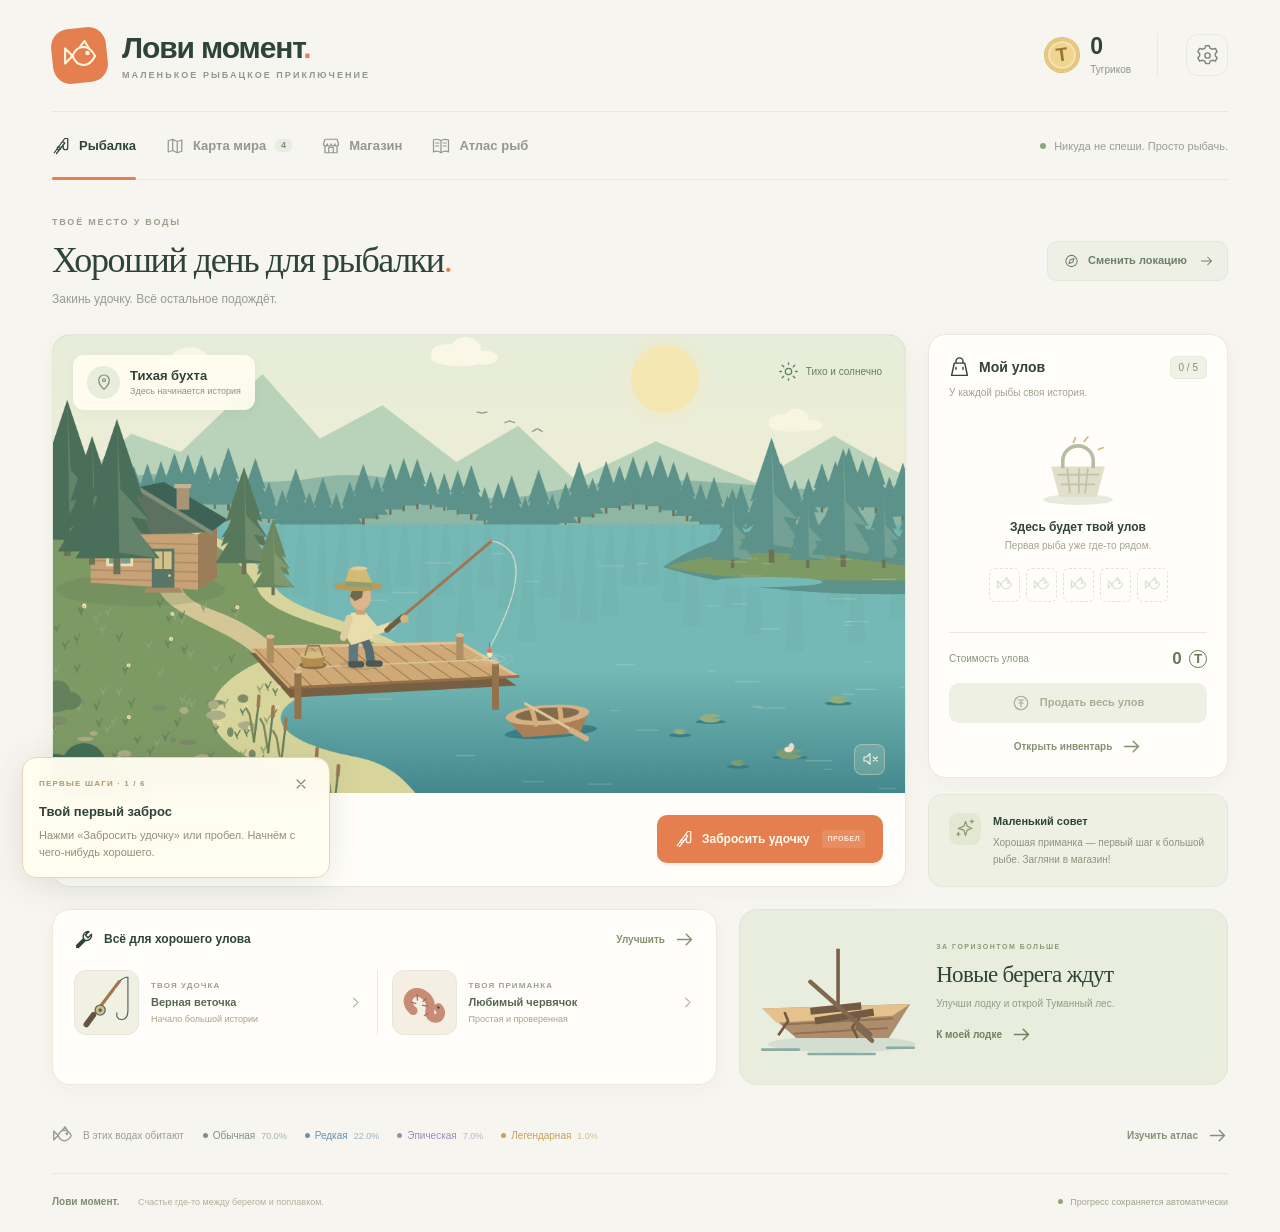
<file: Fish/index.html>
<!DOCTYPE html>
<html lang="ru">
<head>
  <meta charset="UTF-8">
  <meta name="viewport" content="width=device-width, initial-scale=1, viewport-fit=cover">
  <meta name="theme-color" content="#f6f5ef">
  <meta name="description" content="Лови момент — уютная рыбалка. Открывай новые берега, собирай редкую рыбу и отправляйся навстречу приключениям.">
  <title>Лови момент — маленькое рыбацкое приключение</title>
  <link rel="icon" href="assets/favicon.svg" type="image/svg+xml">
  <link rel="stylesheet" href="styles.css">
</head>
<body>
  <div class="app">
    <header class="header">
      <a class="brand" href="#" aria-label="Лови момент — на главную" data-action="home">
        <span class="brand-mark" data-icon="fish"></span>
        <span><strong>Лови момент<span class="brand-dot">.</span></strong><small>МАЛЕНЬКОЕ РЫБАЦКОЕ ПРИКЛЮЧЕНИЕ</small></span>
      </a>
      <div class="header-actions">
        <div class="wallet" aria-label="Баланс"><span class="coin">Т</span><div><b id="balance">0</b><small>Тугриков</small></div></div>
        <button class="icon-button" data-action="settings" aria-label="Настройки" data-icon="settings"></button>
      </div>
    </header>
    <nav class="navigation" aria-label="Главное меню">
      <div class="nav-links">
        <button class="nav-item active" data-action="home"><span data-icon="rod"></span>Рыбалка</button>
        <button class="nav-item" data-action="map"><span data-icon="map"></span>Карта мира<span class="tiny-label">4</span></button>
        <button class="nav-item" data-action="shop"><span data-icon="shop"></span>Магазин</button>
        <button class="nav-item" data-action="atlas"><span data-icon="book"></span>Атлас рыб</button>
      </div>
      <span class="nav-note"><span class="online-dot"></span>Никуда не спеши. Просто рыбачь.</span>
    </nav>
    <main>
      <section class="page-heading"><div><div class="eyebrow">ТВОЁ МЕСТО У ВОДЫ</div><h1>Хороший день для рыбалки<span>.</span></h1><p>Закинь удочку. Всё остальное подождёт.</p></div><button class="button subtle heading-map" data-action="map"><span data-icon="compass"></span>Сменить локацию<span data-icon="arrow"></span></button></section>
      <div class="game-grid">
        <section class="fishing-card" aria-label="Место рыбалки">
          <div class="scene-wrap">
            <canvas id="scene" width="1200" height="720" aria-label="Рисованный пейзаж: рыбак на берегу озера"></canvas>
            <div id="canvas-fallback" hidden>В вашем браузере недоступен Canvas. Попробуйте современный браузер.</div>
            <div class="location-badge"><span class="location-icon" data-icon="pin"></span><div><strong id="location-name">Тихая бухта</strong><small id="location-subtitle">Здесь начинается история</small></div></div>
            <div class="weather-badge"><span data-icon="sun"></span><span id="weather">Тихо и солнечно</span></div>
            <button class="scene-sound" data-action="sound" aria-label="Включить звук" id="sound-toggle"></button>
            <div class="scene-caption"><span class="live-dot"></span><span id="scene-caption">Тихая вода. Большие возможности.</span></div>
            <div class="bite-callout" id="bite-callout" hidden>Поклёвка! Подсекай!</div>
            <div class="pause-shade" id="pause-shade" hidden><span data-icon="pause"></span>Рыбалка на паузе</div>
          </div>
          <div class="fishing-controls">
            <div class="fishing-status"><span class="status-orb" id="status-orb" data-icon="float"></span><div><strong id="fishing-status">Вода ждёт тебя</strong><small id="fishing-hint">Забрось удочку, чтобы поймать первую рыбу</small></div></div>
            <button class="button primary cast-button" id="cast-button" data-action="cast"><span data-icon="rod"></span><span id="cast-label">Забросить удочку</span><kbd>ПРОБЕЛ</kbd></button>
            <div class="fishing-progress" id="fishing-progress" role="progressbar" aria-label="Ожидание поклёвки" aria-valuemin="0" aria-valuemax="100" aria-valuenow="0"><span></span></div>
          </div>
        </section>
        <aside class="sidebar">
          <section class="panel inventory-panel">
            <div class="panel-heading"><h2><span data-icon="bag"></span>Мой улов</h2><span class="capacity" id="capacity-label">0 / 5</span></div>
            <p class="panel-intro">У каждой рыбы своя история.</p>
            <div class="inventory-slots" id="inventory-preview"></div>
            <div class="inventory-summary"><span>Стоимость улова</span><strong><span id="inventory-value">0</span> <span class="text-coin">Т</span></strong></div>
            <button class="button primary sell-preview" id="sell-preview" data-action="sell-all"><span data-icon="coin"></span>Продать весь улов</button>
            <button class="text-button" data-action="inventory">Открыть инвентарь<span data-icon="arrow"></span></button>
          </section>
          <section class="tip-card"><span class="tip-icon" data-icon="sparkles"></span><div><h3>Маленький совет</h3><p id="tip-text">Хорошая приманка — первый шаг к большой рыбе. Загляни в магазин!</p></div></section>
        </aside>
      </div>
      <div class="bottom-grid">
        <section class="panel equipment-panel"><div class="panel-heading"><h2><span data-icon="tools"></span>Всё для хорошего улова</h2><button class="text-button" data-action="shop">Улучшить<span data-icon="arrow"></span></button></div><div id="equipment-list" class="equipment-list"></div></section>
        <section class="journey-card" id="journey-card"><div class="journey-illustration" id="boat-illustration"></div><div class="journey-text"><div class="eyebrow">ЗА ГОРИЗОНТОМ БОЛЬШЕ</div><h2 id="journey-title">Новые берега ждут</h2><p id="journey-description">Почини лодку и открой Туманный лес.</p><button class="text-button" data-action="boat">К моей лодке<span data-icon="arrow"></span></button></div></section>
      </div>
      <section class="discovery-strip"><span data-icon="fish"></span><span>В этих водах обитают</span><div id="local-rarities"></div><button class="text-button" data-action="atlas">Изучить атлас<span data-icon="arrow"></span></button></section>
    </main>
    <footer><span>Лови момент<span class="brand-dot">.</span> <span class="footer-note">Счастье где-то между берегом и поплавком.</span></span><span id="save-indicator"><span class="online-dot"></span>Прогресс сохраняется автоматически</span></footer>
  </div>
  <div class="tutorial" id="tutorial" hidden><div class="tutorial-top"><span class="eyebrow" id="tutorial-counter">ПЕРВЫЕ ШАГИ · 1 / 6</span><button class="icon-button small" data-action="skip-tutorial" aria-label="Пропустить обучение" data-icon="close"></button></div><strong id="tutorial-title"></strong><p id="tutorial-text"></p></div>
  <div class="toasts" id="toasts" aria-live="polite" aria-atomic="false"></div>
  <dialog id="modal" aria-labelledby="modal-title"><div class="modal-header"><div><div class="eyebrow" id="modal-eyebrow"></div><h2 id="modal-title"></h2></div><button class="icon-button" data-action="close" aria-label="Закрыть" data-icon="close"></button></div><div id="modal-body" class="modal-body"></div><div id="modal-toasts" class="modal-toasts" aria-live="polite"></div></dialog>
  <noscript><div class="noscript">Чтобы отправиться на рыбалку, включите JavaScript в браузере.</div></noscript>
  <script src="src/config.js"></script>
  <script src="src/art.js"></script>
  <script src="src/saveSystem.js"></script>
  <script src="src/gameState.js"></script>
  <script src="src/fishing.js"></script>
  <script src="src/audio.js"></script>
  <script src="src/yandexAdapter.js"></script>
  <script src="src/scene.js"></script>
  <script src="src/ui.js"></script>
  <script src="src/main.js"></script>
</body>
</html>
</file>
<file: Fish/styles.css>
﻿:root{--paper:#f6f5ef;--white:#fffefa;--ink:#2e433a;--muted:#90968a;--line:#e8e9df;--orange:#e57f50;--orange-hover:#d76d3e;--radius:18px;--shadow:0 5px 25px #3e503509;font-family:"Segoe UI",Arial,sans-serif;color:var(--ink);background:var(--paper);font-synthesis:none}
*{box-sizing:border-box}body{margin:0}button,a,input{-webkit-tap-highlight-color:transparent}button{font:inherit;color:inherit;cursor:pointer;touch-action:manipulation;border:0}button:disabled{cursor:default;opacity:.5}button,a{outline-offset:5px}button:focus-visible,a:focus-visible{outline:3px solid #e8a568}a{color:inherit;text-decoration:none}h1,h2,h3,p{margin:0}.icon{width:21px;height:21px;display:inline-block;vertical-align:middle;flex-shrink:0}svg{overflow:visible}[hidden]{display:none!important}.app{max-width:1500px;margin:0 auto;padding:0 52px}.header{height:112px;display:flex;align-items:center;justify-content:space-between;border-bottom:1px solid var(--line)}.brand{display:flex;align-items:center;gap:15px}.brand-mark{width:55px;height:55px;border-radius:18px;background:var(--orange);color:#fff7dd;display:grid;place-items:center;transform:rotate(-6deg)}.brand-mark .icon{width:36px;height:36px;transform:rotate(6deg);stroke-width:1.4}.brand strong{font-size:30px;letter-spacing:-1.1px;font-weight:750}.brand-dot{color:var(--orange)}.brand small{display:block;font-size:9px;letter-spacing:2.05px;margin-top:5px;font-weight:600;color:#939988}.header-actions{display:flex;gap:28px;align-items:center}.wallet{display:flex;align-items:center;gap:11px;padding-right:26px;border-right:1px solid var(--line)}.coin{background:#efd593;border:3px solid #e7c77c;outline:1px solid #dfbf75;color:#98752c;display:grid;place-items:center;border-radius:50%;width:34px;height:34px;font-weight:800;font-size:19px;box-shadow:inset 0 0 0 2px #f7e3af;transform:rotate(-8deg)}.wallet b{display:block;font-size:23px;line-height:1.1;font-variant-numeric:tabular-nums}.wallet small{font-size:10px;color:var(--muted)}.icon-button{height:42px;width:42px;border:1px solid var(--line);border-radius:12px;background:transparent;display:inline-grid;place-items:center;transition:background .15s,transform .15s;color:#7c8777}.icon-button:hover{background:#e9ecdf;transform:rotate(4deg)}.icon-button.small{width:26px;height:26px;border:0}.small .icon{height:16px;width:16px}.navigation{display:flex;justify-content:space-between;align-items:center;min-height:68px;border-bottom:1px solid var(--line);gap:15px}.nav-links{display:flex;align-self:stretch;gap:30px}.nav-item{padding:0;display:flex;gap:9px;align-items:center;position:relative;background:transparent;font-size:13px;font-weight:600;color:#93998d;white-space:nowrap;min-height:58px;transition:color .15s}.nav-item:hover,.nav-item.active{color:var(--ink)}.nav-item.active:after{content:"";position:absolute;left:0;right:0;bottom:-1px;height:3px;border-radius:3px;background:var(--orange)}.nav-item .icon{width:18px;height:18px}.tiny-label{font-size:9px;background:#e9ece0;border-radius:5px;color:#819079;min-width:17px;padding:2px 4px;line-height:1}.nav-note{color:#999e92;font-size:11px;display:flex;align-items:center;gap:8px;white-space:nowrap}.online-dot,.live-dot{display:inline-block;width:6px;height:6px;border-radius:50%;background:#91a47a;flex-shrink:0}.page-heading{display:flex;align-items:center;justify-content:space-between;gap:20px;padding:36px 0 28px}.eyebrow{font-size:9px;font-weight:700;letter-spacing:1.8px;color:#9ba18d;line-height:1.5}.page-heading h1{font-size:36px;font-family:Georgia,"Times New Roman",serif;font-weight:normal;letter-spacing:-1.4px;line-height:1.25;margin:8px 0 9px}.page-heading h1>span{color:var(--orange)}.page-heading p{font-size:12px;color:#969c8e}.button{display:inline-flex;align-items:center;justify-content:center;gap:10px;border-radius:10px;padding:13px 17px;min-height:45px;font-size:12px;line-height:1.4;font-weight:650;transition:background .15s,transform .15s,box-shadow .15s;white-space:nowrap}.button:not(:disabled):hover{transform:translateY(-1px)}.button:not(:disabled):active{transform:translateY(1px);box-shadow:none}.button .icon{width:18px;height:18px}.button.primary{background:var(--orange);color:#fff9ed;box-shadow:0 3px 0 #c15b2e14}.button.primary:not(:disabled):hover{background:var(--orange-hover);box-shadow:0 4px 14px #e57f5030}.button.subtle{background:#eef0e6;color:#6d7f68;border:1px solid #e3e7d9}.button.subtle:not(:disabled):hover{background:#e4e9d9}.button.wide{width:100%}.heading-map{font-size:11px;gap:9px;padding:10px 13px;min-height:40px}.heading-map .icon:last-child{width:15px;margin-left:3px}.game-grid{display:grid;grid-template-columns:minmax(0,1fr) 300px;gap:22px;align-items:stretch}.fishing-card{background:var(--white);border:1px solid #e4e7da;border-radius:var(--radius);overflow:hidden;box-shadow:var(--shadow);min-width:0;display:flex;flex-direction:column}.scene-wrap{position:relative;isolation:isolate;flex:1;background:#9ebcb0;overflow:hidden;aspect-ratio:1.86}#scene{width:100%;height:100%;display:block;object-fit:cover}#canvas-fallback{position:absolute;inset:0;background:#f2f0e4;display:grid;place-items:center;text-align:center;padding:40px}.location-badge{position:absolute;top:20px;left:20px;background:#fffdf0e8;backdrop-filter:blur(8px);padding:11px 14px;display:flex;gap:10px;align-items:center;border-radius:11px;box-shadow:0 3px 15px #34452e09}.location-icon{width:33px;height:33px;background:#e9eddb;border-radius:50%;display:grid;place-items:center;color:#7c916e}.location-icon .icon{width:18px}.location-badge strong{display:block;font-size:13px;font-weight:700}.location-badge small{display:block;font-size:9px;color:#8a9680;margin-top:3px}.weather-badge{position:absolute;top:27px;right:23px;display:flex;align-items:center;gap:8px;color:#627d67;font-size:10px}.weather-badge .icon{width:19px;height:19px}.scene-sound{position:absolute;bottom:18px;right:20px;display:grid;place-items:center;width:31px;height:31px;border:1px solid #fbf4d351;background:#f7f1d52b;color:#f7f4e1;border-radius:8px;backdrop-filter:blur(5px)}.scene-sound:hover{background:#f7f1d55b}.scene-sound .icon{width:16px;height:16px}.scene-caption{position:absolute;bottom:23px;left:23px;font-size:10px;display:flex;align-items:center;gap:8px;color:#fff9e7;text-shadow:0 1px 4px #244e42}.live-dot{background:#e9eabd;box-shadow:0 0 0 3px #ecebc71c}.fishing-controls{padding:21px 22px;display:flex;justify-content:space-between;align-items:center;gap:16px;position:relative;min-height:93px}.fishing-status{display:flex;gap:12px;align-items:center;min-width:0}.status-orb{background:#f1f1e6;width:41px;height:41px;border-radius:50%;display:grid;place-items:center;color:#82937b;flex-shrink:0}.status-orb .icon{width:24px;height:24px}.fishing-status strong{display:block;font-size:13px;font-weight:650}.fishing-status small{display:block;font-size:10px;margin-top:5px;color:#949b8c}.cast-button{font-size:12px;min-width:226px;padding:14px 17px;gap:9px;min-height:48px;white-space:nowrap}.cast-button kbd{font-family:inherit;background:#ffffff1a;padding:4px 5px;font-size:7px;border-radius:3px;letter-spacing:.5px;margin-left:4px;color:#ffe9d4}.cast-button.bite{background:#63886a;animation:bite-pulse .6s ease-in-out infinite}.cast-button.bite:not(:disabled):hover{background:#507958}.status-orb.is-biting{background:#f8dfbd;color:var(--orange);animation:bite-pulse .6s infinite}.fishing-progress{position:absolute;left:0;right:0;bottom:0;height:3px;background:#eef0e6;opacity:0}.fishing-progress.visible{opacity:1}.fishing-progress>span{display:block;background:#99b08b;height:100%;transform-origin:left}.fishing-progress.bite>span{background:var(--orange)}.bite-callout{position:absolute;left:62%;top:46%;transform:translate(-50%,-50%);background:#fff9e8;color:#557751;border:2px solid #e0c292;border-radius:12px;padding:13px 20px;font-weight:750;font-size:18px;white-space:nowrap;box-shadow:0 8px 25px #31554220;animation:pop-in .2s ease-out}.bite-callout:after{content:"";position:absolute;left:50%;bottom:-7px;width:12px;height:12px;background:#fff9e8;border-right:2px solid #e0c292;border-bottom:2px solid #e0c292;transform:rotate(45deg)}.pause-shade{position:absolute;inset:0;background:#2e433a55;backdrop-filter:blur(2px);color:#fff8e1;display:flex;align-items:center;justify-content:center;gap:10px;font-size:16px}.sidebar{display:flex;flex-direction:column;gap:16px}.panel{border:1px solid var(--line);border-radius:var(--radius);background:var(--white);box-shadow:var(--shadow)}.inventory-panel{padding:21px 20px 13px;flex:1;display:flex;flex-direction:column}.panel-heading{display:flex;align-items:center;justify-content:space-between;gap:12px}.panel-heading h2{font-size:14px;font-weight:700;display:flex;align-items:center;gap:9px}.panel-heading h2>.icon{width:19px;height:19px;color:#819078}.capacity{font-size:10px;color:#859178;background:#f0f2e7;border:1px solid #e7ebdc;border-radius:6px;padding:5px 8px;white-space:nowrap;font-variant-numeric:tabular-nums}.panel-intro{font-size:10px;color:#a0a391;margin-top:8px}.inventory-slots{flex:1;min-height:180px;display:flex;flex-direction:column;justify-content:center;padding:8px 0}.empty-preview{text-align:center;padding:8px 0}.empty-art{display:block;width:110px;height:85px;margin:0 auto 7px}.empty-preview>strong{font-size:12px;font-weight:600;display:block}.empty-preview>p{font-size:10px;margin-top:6px;color:#a3a692}.empty-slots{display:flex;justify-content:center;gap:6px;margin-top:17px}.empty-slots>span{width:31px;height:34px;border:1px dashed #e0e5d5;border-radius:6px;display:grid;place-items:center;color:#dbe0d0}.empty-slots .icon{width:17px;height:17px}.inventory-summary{border-top:1px solid var(--line);padding:16px 0 14px;display:flex;justify-content:space-between;align-items:center;font-size:10px;color:#8a9580}.inventory-summary>strong{font-size:17px;color:#657a58}.text-coin{font-weight:800;font-size:.8em;color:inherit;border:1px solid currentColor;border-radius:50%;display:inline-grid;place-items:center;width:1.3em;height:1.3em;margin-left:3px;line-height:1;vertical-align:middle}.sell-preview{width:100%;font-size:11px;min-height:40px;padding:10px}.sell-preview:disabled{opacity:1;color:#a7af94;background:#edf0e2;box-shadow:none}.text-button{background:transparent;color:#859174;font-size:11px;font-weight:600;padding:7px 0;display:inline-flex;gap:9px;align-items:center;justify-content:center;min-height:32px;transition:color .15s}.text-button:hover{color:#435b3e}.text-button>.icon{height:15px;width:15px}.inventory-panel>.text-button{width:100%;font-size:10px;margin-top:6px}.tip-card{display:flex;gap:12px;padding:18px 20px;border:1px solid #e5e8d7;border-radius:14px;background:#edf0e2}.tip-icon{background:#e3e8d2;border-radius:9px;width:32px;height:32px;display:grid;place-items:center;color:#8c9c72;flex-shrink:0}.tip-icon .icon{width:19px;height:19px}.tip-card h3{font-size:11px;font-weight:650;margin:2px 0 7px}.tip-card p{font-size:10px;line-height:1.7;color:#8a957d}.bottom-grid{display:grid;grid-template-columns:minmax(0,1.36fr) minmax(0,1fr);gap:22px;margin-top:22px}.equipment-panel{padding:19px 21px}.equipment-panel .panel-heading h2{font-size:12px}.equipment-panel .panel-heading .text-button{font-size:10px;min-height:auto;padding:0}.equipment-list{display:grid;grid-template-columns:1fr 1fr;gap:14px;margin-top:20px}.equipment-item{background:transparent;text-align:left;display:flex;gap:12px;align-items:center;min-width:0;padding:0}.equipment-item:first-child{border-right:1px solid var(--line);padding-right:14px}.equipment-art{display:block;width:65px;height:65px;border:1px solid #e6e8d9;border-radius:12px;flex-shrink:0}.item-art{width:100%;height:100%}.rod-bg{background:#f0f0e3}.bait-bg{background:#f5eee2}.bag-bg{background:#ecf0e2}.equipment-item>span:nth-child(2){min-width:0;flex:1}.equipment-item small{display:block;font-size:8px;letter-spacing:1.1px;font-weight:650;color:#9b9f8c}.equipment-item strong{display:block;font-size:11px;margin:6px 0;color:#56694e;white-space:normal}.equipment-effect{display:block;font-size:9px;color:#a3a38b}.equipment-item>.icon{width:15px;color:#a2ab92;flex-shrink:0}.equipment-item:hover strong{color:var(--orange)}.journey-card{border:1px solid #e2e5d5;border-radius:var(--radius);background:#e9edde;display:flex;align-items:center;overflow:hidden;position:relative;padding:21px 20px 20px 0;min-height:167px}.journey-illustration{width:42%;flex-shrink:0;align-self:center}.boat-art{width:100%;height:auto;display:block}.journey-text{position:relative}.journey-text .eyebrow{font-size:7px;letter-spacing:1.5px;color:#8c9879}.journey-text h2{font-family:Georgia,"Times New Roman",serif;font-size:23px;font-weight:normal;letter-spacing:-.65px;line-height:1.2;margin:8px 0}.journey-text p{font-size:10px;color:#929c82;line-height:1.6}.journey-text .text-button{font-size:10px;color:#6f825c;margin-top:5px}.discovery-strip{display:flex;align-items:center;gap:10px;margin:23px 0 10px;padding:10px 0;color:#9a9f8d;font-size:10px;flex-wrap:wrap}.discovery-strip>.icon{width:17px;height:17px;color:#9ca78b}.discovery-strip>div{display:flex;gap:18px;margin-left:9px;flex-wrap:wrap}.discovery-strip>.text-button{margin-left:auto;font-size:10px}.local-rarity{display:flex;align-items:center;gap:5px;white-space:nowrap}.local-rarity>b{font-weight:400;font-size:9px;opacity:.65;margin-left:1px}.local-rarity>i,.rarity-label>i{width:5px;height:5px;border-radius:50%;background:currentColor;display:inline-block;flex-shrink:0}.common{--rarity:#7d9480;--rarity-bg:#f0f3e9}.rare{--rarity:#6495b2;--rarity-bg:#edf4f7}.epic{--rarity:#a18bb9;--rarity-bg:#f3eff7}.legendary{--rarity:#c6a256;--rarity-bg:#fcf5e4}.local-rarity,.rarity-label{color:var(--rarity)}footer{border-top:1px solid var(--line);padding:22px 0 25px;margin-top:5px;color:#9fa48f;font-size:10px;display:flex;justify-content:space-between;gap:15px}footer>span:first-child{color:#7e8d73;font-weight:650}.footer-note{color:#b0b29f;font-weight:400;font-size:9px;margin-left:16px}#save-indicator{display:flex;gap:7px;align-items:center;font-size:9px}#save-indicator .online-dot{width:5px;height:5px}#save-indicator .icon{width:13px;height:13px}.preview-fish{background:transparent;display:flex;align-items:center;gap:9px;width:100%;text-align:left;padding:8px 0;border-bottom:1px solid #edefe5}.preview-art{width:64px;height:48px;border-radius:9px;background:var(--rarity-bg);flex-shrink:0;display:grid;place-items:center}.fish-art{display:block;width:100%;height:auto}.preview-fish>span:nth-child(2){min-width:0;flex:1}.preview-fish strong{font-size:10px;display:block;margin-bottom:5px;line-height:1.3}.rarity-label{font-size:9px;display:inline-flex;align-items:center;gap:4px}.preview-fish>.price{font-size:11px;font-weight:600;color:#7a8b6c;white-space:nowrap}.more-catches{color:#98a084;background:transparent;font-size:9px;padding:7px;display:flex;align-items:center;gap:7px;justify-content:center}.more-catches .icon{width:12px;height:12px}.price{white-space:nowrap;font-variant-numeric:tabular-nums}
.tutorial{position:fixed;bottom:22px;left:22px;width:308px;border:1px solid #e4d6b8;background:#fffcf0f7;backdrop-filter:blur(10px);padding:13px 16px 15px;border-radius:14px;box-shadow:0 5px 35px #3f4a3220;z-index:8;animation:slide-in .3s ease-out}.tutorial-top{display:flex;align-items:center;justify-content:space-between;margin-bottom:5px}.tutorial .eyebrow{font-size:8px;color:#b09a68;letter-spacing:1.2px}.tutorial>strong{font-size:13px}.tutorial>p{font-size:11px;color:#91917a;line-height:1.6;margin-top:7px}.toasts{position:fixed;bottom:24px;right:24px;display:flex;flex-direction:column;align-items:flex-end;gap:10px;z-index:30;pointer-events:none}.toast{max-width:390px;border:1px solid #e2e8d6;border-radius:12px;background:#fffff9;padding:14px 17px;box-shadow:0 6px 25px #3d533026;display:flex;align-items:center;gap:11px;font-size:12px;line-height:1.5;animation:slide-in .2s ease-out;color:#657658}.toast>.icon{width:20px;height:20px;color:#93a67d}.toast.success>.icon{color:#6b9769}
/* Native dialogs keep keyboard focus inside the active screen. */
dialog{border:1px solid #e4e7d8;border-radius:22px;background:var(--paper);color:var(--ink);padding:0;width:min(840px,calc(100% - 36px));max-height:88dvh;box-shadow:0 20px 100px #203b3a38;overflow:auto;overscroll-behavior:contain}dialog[open]{animation:dialog-in .18s ease-out}dialog::backdrop{background:#243e355c;backdrop-filter:blur(5px)}body:has(dialog[open]){overflow:hidden}.modal-header{display:flex;justify-content:space-between;gap:20px;align-items:center;padding:25px 28px 21px;border-bottom:1px solid var(--line);position:sticky;top:0;background:#f6f5eff5;backdrop-filter:blur(10px);z-index:5}.modal-header h2{font:normal 30px/1.15 Georgia,"Times New Roman",serif;letter-spacing:-.8px;margin-top:6px}.modal-header .eyebrow{font-size:8px;letter-spacing:1.5px}.modal-body{padding:24px 28px 27px}.modal-summary{display:flex;align-items:center;justify-content:space-between;gap:12px;color:#929b85;font-size:11px;margin-bottom:15px}.modal-summary strong{font-size:12px;color:#6a7f5e;font-weight:600}.bag-meter{display:flex;gap:5px;margin-bottom:19px}.bag-meter>span{height:5px;flex:1;background:#e6eadc;border-radius:3px}.bag-meter>span.filled{background:#96ab82}.inventory-list{display:flex;flex-direction:column;gap:10px}.inventory-row{display:flex;align-items:center;gap:15px;background:var(--white);border:1px solid var(--line);padding:10px 13px;border-radius:12px}.inventory-art{display:block;width:100px;height:69px;background:var(--rarity-bg);border-radius:10px;flex-shrink:0}.inventory-row>div{flex:1}.inventory-row h3{font-size:13px;margin-bottom:5px}.fish-weight{display:block;font-size:9px;color:#a1a58f;margin-top:6px}.inventory-row .button{font-size:10px;padding:10px 12px;min-height:36px}.modal-sticky{position:sticky;bottom:-27px;background:linear-gradient(#f6f5ef00,var(--paper) 20%);padding:22px 0 7px;z-index:2}.centered{display:flex;margin:10px auto 0}.modal-empty{text-align:center;padding:18px 10px 20px}.modal-empty .empty-art{width:160px;height:120px}.modal-empty h3{font:normal 23px Georgia,serif;margin:15px 0 10px}.modal-empty p{color:#929b85;font-size:12px;margin-bottom:22px}.tabs{display:flex;background:#eaede1;padding:5px;border-radius:11px;gap:4px;margin:17px 0}.tab{flex:1;padding:11px 15px;min-height:42px;background:transparent;border-radius:8px;font-size:12px;color:#8b977f;display:flex;align-items:center;justify-content:center;gap:8px;white-space:nowrap}.tab .icon{height:17px;width:17px}.tab.selected{background:var(--white);box-shadow:0 2px 8px #3e503509;color:#556f4e;font-weight:650}.tab:not(.selected):hover{background:#f2f3e9}.shop-explainer{font-size:11px;color:#919a84;line-height:1.7;margin:14px 0 19px}.shop-list{display:flex;flex-direction:column;gap:12px}.shop-item{display:flex;align-items:center;gap:17px;padding:15px;background:var(--white);border:1px solid var(--line);border-radius:14px}.shop-item.equipped{border-color:#bacaa9;background:#fbfdf5}.shop-art{display:block;width:88px;height:88px;border-radius:12px;flex-shrink:0}.shop-item-info{flex:1}.shop-item h3{font-size:14px}.shop-item p{font-size:11px;color:#9b9f89;line-height:1.5;margin:7px 0}.item-effect{display:inline-flex;font-size:10px;color:#7b946c;background:#f0f3e7;padding:4px 8px;border-radius:5px}.shop-item>.button{min-width:115px;font-size:11px}.equipped-button{background:#e9f0df;color:#7f9b69}.equipped-button:disabled{opacity:1}.modal-description{font-size:12px;color:#8b9780;line-height:1.8;margin-bottom:20px}.location-grid{display:grid;grid-template-columns:1fr 1fr;gap:18px}.location-card{background:var(--white);border:1px solid var(--line);border-radius:15px;overflow:hidden}.location-picture{height:165px;position:relative;overflow:hidden}.location-picture>img{width:100%;height:100%;object-fit:cover;display:block}.location-card.locked .location-picture>img{filter:saturate(.55);opacity:.75}.available-badge,.lock-badge{position:absolute;top:12px;left:12px;display:flex;align-items:center;gap:5px;font-size:9px;padding:6px 9px;background:#fffceddb;backdrop-filter:blur(5px);border-radius:6px;color:#667c5a}.available-badge>.icon,.lock-badge>.icon{width:13px;height:13px}.location-number{position:absolute;right:14px;bottom:8px;color:#fff9e7;font:32px Georgia,serif;text-shadow:0 1px 5px #385e5170}.location-info{padding:18px}.location-info h3{font:normal 22px Georgia,serif;margin-bottom:9px}.location-info p{font-size:11px;color:#929c86;line-height:1.7;min-height:55px}.location-meta{display:flex;justify-content:space-between;gap:8px;margin:13px 0 17px;font-size:9px;color:#879775}.location-info>.button{font-size:11px}.modal-boat{max-width:560px}.boat-view{text-align:center;max-width:390px;margin:0 auto}.boat-display{background:#eaf0e1;border-radius:50%;width:250px;height:185px;display:flex;align-items:center;margin:0 auto 14px}.boat-display .boat-art{width:250px}.boat-level{display:flex;justify-content:center;align-items:center;margin:14px auto 21px}.boat-level>span{width:25px;height:25px;display:grid;place-items:center;border:1px solid #dce1cf;border-radius:50%;background:#eff1e5;color:#aab298;font-size:10px}.boat-level>span.done{background:#8da27a;border-color:#8da27a;color:#fff8e0}.boat-level>i{width:32px;height:2px;background:#dee4d1}.boat-view>h3{font:normal 29px Georgia,serif;margin:7px 0 11px}.boat-view>p{font-size:12px;color:#949b84;line-height:1.7}.next-boat-info{display:flex;align-items:center;gap:15px;text-align:left;border:1px solid #dfe5d2;background:#edf1e4;border-radius:12px;padding:17px;margin:22px 0}.next-boat-icon{display:grid;place-items:center;border-radius:50%;background:#e2e8d5;color:#91a17c;width:42px;height:42px}.next-boat-info small{display:block;font-size:7px;letter-spacing:1.4px;color:#9ba58a}.next-boat-info strong{display:block;font-size:14px;margin:6px 0}.next-boat-info div>span{font-size:10px;color:#96a285}.repair-progress{margin:23px 0}.repair-progress>div{display:flex;justify-content:space-between;font-size:10px;color:#97a084;margin-bottom:10px}.repair-progress b{color:#7b8f6a;font-weight:650}.repair-progress>span{display:block;background:#e4e9d8;border-radius:3px;height:5px;overflow:hidden}.repair-progress i{display:block;height:100%;background:#9bb086;border-radius:3px}.fine-print{font-size:10px!important;line-height:1.8!important;color:#9da48c!important;text-align:center;margin-top:19px!important}.completed-world{background:#edf2e4;border:1px solid #dfe9d2;border-radius:12px;display:flex;align-items:center;gap:10px;margin:25px 0;padding:18px;font-size:12px;color:#7d946b}.scroll-tabs{overflow-x:auto;justify-content:flex-start}.scroll-tabs .tab{font-size:10px;padding:10px 12px}.atlas-grid{display:grid;grid-template-columns:1fr 1fr;gap:16px}.atlas-card{background:var(--white);border:1px solid var(--line);padding:20px;border-radius:15px}.atlas-art{background:var(--rarity-bg);border-radius:10px;padding:9px 35px;margin-bottom:15px;position:relative}.atlas-art .fish-art{height:100px}.atlas-card.undiscovered .atlas-art .fish-art{filter:brightness(.35) saturate(0);opacity:.18}.unknown-mark{position:absolute;left:50%;top:50%;transform:translate(-50%,-50%);font:32px Georgia,serif;color:#9daca0}.atlas-card h3{font:normal 20px Georgia,serif;margin:9px 0}.atlas-card p{font-size:11px;color:#9da48d;line-height:1.7;min-height:55px}.atlas-facts{display:flex;justify-content:space-between;align-items:center;font-size:10px;color:#8f9f7f;padding:15px 0 12px}.atlas-facts b{font-size:12px}.atlas-count{border-top:1px solid var(--line);padding-top:11px;font-size:9px;color:#9ba68c}.modal-catch{width:430px}.modal-catch .modal-header{border:0;padding-bottom:0}.modal-catch .modal-body{padding-top:8px}.catch-display{text-align:center;position:relative}.catch-fish{position:relative;height:175px;max-width:280px;display:flex;align-items:center;margin:0 auto 6px;animation:fish-in .6s cubic-bezier(.2,1.4,.5,1)}.catch-rings{position:absolute;top:15px;left:50%;transform:translateX(-50%);height:150px;width:150px;border-radius:50%;background:var(--rarity-bg);box-shadow:0 0 0 20px #fffefa66,0 0 0 21px var(--rarity-bg),0 0 0 40px #fffefa44}.catch-display.legendary .catch-rings{background:#f6e7b8;box-shadow:0 0 60px #dfbd6570;animation:legend-glow 2s infinite}.catch-display.epic .catch-rings{box-shadow:0 0 50px #a18bb940}.catch-display>h3{font:normal 28px Georgia,serif;margin:13px 0 10px;letter-spacing:-.5px;position:relative}.catch-display>p{font-size:12px;line-height:1.7;color:#9ca288;margin:0 auto;max-width:280px}.catch-facts{display:flex;justify-content:center;gap:60px;margin:26px 0}.catch-facts small{display:block;color:#a3a68d;font-size:8px;letter-spacing:1.5px;margin-bottom:8px}.catch-facts b{font-size:19px;font-weight:600;color:#6c805c}.catch-added{display:flex;align-items:center;justify-content:center;gap:7px;font-size:10px;color:#8d9b79;margin:0 0 20px}.catch-added>.icon{width:16px;height:16px}.catch-display>.button{font-size:11px}.modal-settings,.modal-reset,.modal-help{max-width:570px}.settings-row{display:flex;align-items:center;gap:20px;justify-content:space-between;padding:5px 0 24px;border-bottom:1px solid var(--line)}.settings-row h3{font-size:14px;margin-bottom:8px}.settings-row p{font-size:11px;color:#9da48e}.toggle{width:44px;height:25px;border-radius:14px;background:#dce2d0;padding:3px;flex-shrink:0;transition:background .2s}.toggle>span{display:block;height:19px;width:19px;border-radius:50%;background:#fffdf4;box-shadow:0 1px 3px #425c3a20;transition:transform .2s}.toggle.on{background:#8aab77}.toggle.on>span{transform:translateX(19px)}.stats-grid{display:grid;grid-template-columns:repeat(3,1fr);text-align:center;background:#edf0e4;border-radius:13px;padding:21px 8px;margin:23px 0}.stats-grid b{font:normal 27px Georgia,serif;display:block;margin-bottom:8px}.stats-grid span{font-size:9px;color:#9da58d}.settings-link{display:flex;align-items:center;gap:12px;min-height:49px;width:100%;background:transparent;text-align:left;border-bottom:1px solid var(--line);font-size:12px}.settings-link>.icon{width:18px;height:18px;color:#92a27d}.settings-link>.icon:last-child{margin-left:auto;width:16px}.settings-link:hover{color:#6c865c}.settings-link.danger,.settings-link.danger>.icon{color:#b1846f}.save-explanation{display:flex;align-items:flex-start;gap:12px;font-size:10px;color:#9da78f;background:#eef2e6;border-radius:10px;line-height:1.8;padding:16px;margin:20px 0}.save-explanation>.icon{width:18px;height:18px;color:#90a57b}.cloud-actions{display:flex;gap:12px;margin-top:20px}.help-list{display:flex;flex-direction:column;gap:23px}.help-list>article{display:flex;gap:17px}.help-list>article>.icon{width:26px;height:26px;color:#a3b38a}.help-list h3{font-size:13px;margin-bottom:7px}.help-list p{font-size:11px;line-height:1.8;color:#99a18a}.reset-view{text-align:center}.reset-view>.icon{height:50px;width:50px;color:#b99a78;margin:14px 0 22px}.reset-view>p{font-size:13px;line-height:1.9;color:#8b977e;max-width:350px;margin:0 auto}.reset-buttons{display:flex;gap:12px;justify-content:center;margin-top:27px}.danger-button{background:#bc7c65;color:#fff6e8}.noscript{position:fixed;inset:0;background:var(--paper);z-index:100;display:grid;place-items:center;text-align:center;padding:30px;font-size:20px}
@keyframes bite-pulse{50%{box-shadow:0 0 0 5px #8aab7726}}@keyframes pop-in{from{opacity:0;transform:translate(-50%,-40%) scale(.9)}to{opacity:1;transform:translate(-50%,-50%) scale(1)}}@keyframes slide-in{from{opacity:0;transform:translateY(12px)}to{opacity:1;transform:translateY(0)}}@keyframes dialog-in{from{opacity:0;transform:translateY(8px) scale(.985)}to{opacity:1;transform:translateY(0) scale(1)}}@keyframes fish-in{from{opacity:0;transform:translateY(22px) rotate(-12deg) scale(.7)}to{opacity:1;transform:translateY(0) rotate(0) scale(1)}}@keyframes legend-glow{50%{box-shadow:0 0 90px #dfbd65a0}}
@media(min-width:1550px){.app{padding:0 60px}.scene-wrap{aspect-ratio:1.85}.page-heading{padding-top:42px;padding-bottom:32px}.page-heading h1{font-size:40px}.inventory-slots{min-height:240px}}
@media(max-width:1200px){.app{padding:0 32px}.nav-links{gap:24px}.nav-note{font-size:9px}.game-grid{grid-template-columns:minmax(0,1fr) 265px;gap:18px}.scene-wrap{aspect-ratio:1.6}#scene{object-position:45%}.page-heading h1{font-size:32px}.fishing-controls{padding:17px 16px;gap:10px;flex-wrap:wrap}.fishing-status{flex:1;min-width:200px}.cast-button{min-width:210px}.fishing-status strong{font-size:12px}.fishing-status small{font-size:9px}.cast-button kbd{display:none}.inventory-panel{padding:18px 16px 12px}.tip-card{padding:15px}.equipment-list{gap:10px}.equipment-art{width:53px;height:58px}.equipment-item{gap:9px}.equipment-panel{padding:18px 17px}.equipment-item>.icon{display:none}.journey-text h2{font-size:21px}.discovery-strip>div{gap:12px}.discovery-strip{font-size:9px}.local-rarity>b{display:none}.footer-note{display:none}.bottom-grid{gap:18px}}
@media(max-width:980px){.nav-note{display:none}.nav-links{gap:30px}.game-grid{grid-template-columns:minmax(0,1fr) 250px}.page-heading h1{font-size:30px}.heading-map{font-size:10px;padding:9px}.heading-map>.icon:first-child{display:none}.scene-wrap{aspect-ratio:1.3}.location-badge{top:15px;left:15px;padding:9px 10px}.weather-badge{top:auto;bottom:52px;right:17px;font-size:9px;color:#f0f0d7}.weather-badge .icon{width:16px}.fishing-controls{padding:14px}.cast-button{width:100%;margin-top:3px}.fishing-status small{font-size:10px}.fishing-status strong{font-size:13px}.equipment-list{grid-template-columns:1fr;margin-top:12px;gap:14px}.equipment-item:first-child{border:0;padding-right:0}.bottom-grid{grid-template-columns:1.2fr 1fr}.journey-card{padding-right:18px;flex-direction:column;align-items:flex-start;padding-left:22px;justify-content:center}.journey-illustration{position:absolute;width:47%;right:-12px;bottom:0;opacity:.35}.journey-text{max-width:80%}.discovery-strip>div{gap:10px}.discovery-strip>span{font-size:9px}.discovery-strip>.text-button{margin-left:0}.preview-fish>.price{font-size:10px}.preview-art{width:55px;height:43px}}
@media(max-width:720px){.app{padding:0 20px}.header{height:87px}.brand-mark{width:44px;height:44px;border-radius:13px}.brand-mark .icon{width:29px;height:29px}.brand{gap:11px}.brand strong{font-size:25px}.brand small{font-size:6px;letter-spacing:1.5px}.header-actions{gap:12px}.wallet{padding-right:0;border:0;gap:8px}.coin{width:28px;height:28px;font-size:16px;border-width:2px}.wallet b{font-size:19px}.wallet small{font-size:8px}.header-actions>.icon-button{width:34px;height:34px;border-radius:10px}.header-actions>.icon-button .icon{width:18px;height:18px}.navigation{min-height:59px}.nav-links{width:100%;justify-content:space-between;gap:10px}.nav-item{font-size:10px;gap:6px;min-height:58px}.nav-item .icon{height:16px;width:16px}.tiny-label{display:none}.page-heading{padding:27px 0 21px}.page-heading h1{font-size:29px;margin-top:8px;margin-bottom:8px}.page-heading .eyebrow{font-size:8px;letter-spacing:1.5px}.page-heading p{font-size:11px}.heading-map{display:none}.game-grid{grid-template-columns:1fr;gap:18px}.scene-wrap{aspect-ratio:1.6}.fishing-controls{flex-wrap:nowrap;gap:15px;padding:17px}.fishing-status{min-width:0;flex:1}.fishing-status strong{font-size:11px}.fishing-status small{font-size:9px;line-height:1.5}.cast-button{width:auto;min-width:175px;font-size:10px;padding:12px;min-height:45px;margin:0}.cast-button>.icon{width:16px}.status-orb{width:32px;height:32px}.status-orb>.icon{width:21px;height:21px}.fishing-status{gap:9px}.sidebar{display:grid;grid-template-columns:1fr;gap:13px}.inventory-panel{padding:17px 18px 12px;position:relative}.inventory-slots{min-height:0;padding:0}.empty-preview{display:flex;align-items:center;position:relative;flex-wrap:wrap;text-align:left;padding:12px 0;gap:0 10px;min-height:85px}.empty-preview>.empty-art{width:74px;height:60px;margin:0}.empty-preview>strong{font-size:11px}.empty-preview>p{position:absolute;left:84px;bottom:19px;font-size:9px}.empty-slots{display:none}.inventory-panel>.panel-intro{display:none}.inventory-summary{padding:12px 0}.inventory-panel>.text-button{position:absolute;right:18px;top:10px;width:auto;font-size:9px}.capacity{margin-right:118px}.sell-preview{min-height:39px}.tip-card{padding:13px 17px;align-items:center;gap:12px}.tip-card h3{margin:0 0 4px;font-size:10px}.tip-card p{font-size:10px}.tip-icon{width:29px;height:29px}.preview-fish{gap:12px;padding:7px 0}.preview-art{width:64px;height:44px}.preview-fish strong{font-size:11px}.preview-fish>.price{font-size:12px}.preview-fish .rarity-label{font-size:8px}.bottom-grid{grid-template-columns:1fr;margin-top:18px;gap:18px}.equipment-list{grid-template-columns:1fr 1fr;gap:14px;margin-top:17px}.equipment-item:first-child{border-right:1px solid var(--line);padding-right:14px}.equipment-art{width:56px;height:58px}.equipment-item strong{font-size:10px;line-height:1.5;margin:4px 0}.equipment-item small{font-size:7px}.equipment-effect{font-size:8px;line-height:1.5}.equipment-panel .panel-heading h2{font-size:12px}.journey-card{min-height:150px;flex-direction:row;padding:18px 25px 18px 0;align-items:center;justify-content:flex-start}.journey-illustration{position:static;opacity:1;width:40%}.journey-text h2{font-size:25px}.journey-text .eyebrow{font-size:7px}.journey-text p{font-size:10px}.discovery-strip{margin:17px 0 9px;gap:7px}.discovery-strip>div{margin-left:0;gap:12px}.discovery-strip>.icon,.discovery-strip>span{display:none}.discovery-strip>.text-button{margin-left:auto;font-size:9px}.local-rarity{font-size:8px;gap:4px}.local-rarity>i{width:4px;height:4px}.local-rarity>b{display:none}footer{padding:19px 0;font-size:9px;gap:9px}#save-indicator{font-size:7px;gap:5px}.tutorial{width:270px;left:14px;bottom:14px;padding:10px 13px 13px}.tutorial>strong{font-size:12px}.tutorial>p{font-size:10px;margin-top:5px}.toasts{bottom:16px;right:14px;left:14px;align-items:center}.toast{font-size:11px;padding:12px 15px;width:100%;max-width:380px}.tutorial:not([hidden])~.toasts{bottom:145px}.modal-header{padding:20px 20px 17px}.modal-header h2{font-size:26px}.modal-header .eyebrow{font-size:7px}.modal-header .icon-button{width:34px;height:34px}.modal-body{padding:20px}.modal-summary{font-size:10px;align-items:flex-start;line-height:1.5}.modal-summary>span{max-width:55%}.modal-summary>strong{font-size:11px;text-align:right}.tabs{margin:14px 0}.tab{font-size:11px;padding:10px;gap:6px}.shop-item{gap:12px;padding:12px;flex-wrap:wrap}.shop-art{width:68px;height:68px}.shop-item h3{font-size:12px}.shop-item p{font-size:10px;margin:5px 0}.shop-item>.button{margin-left:auto;font-size:10px;min-height:37px;padding:9px 12px;min-width:109px}.shop-item-info{min-width:160px}.item-effect{font-size:9px}.location-grid{gap:14px}.location-picture{height:130px}.location-info{padding:14px}.location-info h3{font-size:19px}.location-info p{font-size:10px;min-height:70px}.location-meta{flex-direction:column;font-size:9px;gap:5px}.location-info>.button{font-size:10px;padding:10px;gap:6px}.location-info>.button>.icon{width:14px;height:14px}.lock-badge,.available-badge{font-size:8px;padding:5px 6px;left:9px;top:9px}.modal-description{font-size:11px}.atlas-grid{gap:12px}.atlas-card{padding:14px}.atlas-art{padding:5px}.atlas-art .fish-art{height:90px}.atlas-card h3{font-size:18px;line-height:1.25}.atlas-card p{font-size:10px;min-height:65px}.atlas-facts{font-size:9px;gap:4px}.atlas-count{font-size:8px}.scroll-tabs{margin-left:-4px;margin-right:-4px}.scroll-tabs .tab{font-size:9px;padding:10px}.inventory-art{width:70px;height:54px}.inventory-row{gap:10px;padding:10px;flex-wrap:wrap}.inventory-row h3{font-size:12px}.inventory-row .button{margin-left:auto}.inventory-row>div{min-width:130px}.inventory-row .rarity-label{font-size:8px}.fish-weight{font-size:8px}.modal-sticky{bottom:-20px}.reset-buttons{flex-direction:column}.stats-grid b{font-size:24px}.stats-grid span{font-size:8px}.stats-grid{gap:8px}.settings-row h3{font-size:13px}.settings-row p{font-size:10px}.cloud-actions{flex-direction:column}.bite-callout{font-size:14px;padding:10px 14px}.weather-badge{display:none}.location-badge{top:14px;left:14px}.scene-caption{font-size:8px;bottom:17px;left:17px}.scene-sound{bottom:12px;right:14px}.modal-catch{width:min(430px,calc(100% - 30px))}}
@media(max-width:420px){.app{padding:0 14px}.brand strong{font-size:22px}.brand small{font-size:5.5px;letter-spacing:1.1px}.brand{gap:9px}.brand-mark{width:38px;height:38px;border-radius:12px}.brand-mark .icon{width:26px;height:26px}.header-actions{gap:8px}.wallet .coin{display:none}.wallet b{font-size:19px}.header{height:78px}.nav-item{font-size:9px;gap:5px}.nav-item .icon{width:15px;height:15px}.nav-links{gap:8px}.page-heading h1{font-size:26px;letter-spacing:-1px}.scene-wrap{aspect-ratio:1.35}.fishing-controls{padding:15px 13px;flex-wrap:wrap;gap:13px}.fishing-status{flex-basis:100%}.fishing-status strong{font-size:13px}.fishing-status small{font-size:10px}.cast-button{width:100%;min-height:45px;font-size:12px}.cast-button kbd{display:block;font-size:6px;margin-left:15px}.location-badge strong{font-size:11px}.location-badge small{font-size:8px}.location-badge{padding:8px 9px}.location-icon{width:28px;height:28px}.equipment-item{gap:8px}.equipment-art{width:43px;height:51px;border-radius:9px}.equipment-item small{font-size:6px;letter-spacing:.8px}.equipment-item strong{font-size:9px}.equipment-effect{font-size:7px}.equipment-list{gap:10px}.equipment-item:first-child{padding-right:10px}.equipment-panel{padding:16px 14px}.equipment-panel .panel-heading h2{font-size:11px;gap:7px}.equipment-panel .panel-heading h2>.icon{width:17px}.equipment-panel .panel-heading .text-button{font-size:9px;gap:6px}.local-rarity{font-size:7px}.discovery-strip>div{gap:8px}.discovery-strip>.text-button{font-size:8px;gap:4px}.discovery-strip>.text-button .icon{width:12px}.journey-text h2{font-size:23px}.modal-header{padding:17px}.modal-body{padding:17px}.modal-header .eyebrow{font-size:6px}.modal-header h2{font-size:25px}.modal-summary{font-size:9px}.modal-summary>strong{font-size:10px}.location-grid{grid-template-columns:1fr}.location-picture{height:150px}.location-info p{min-height:0;font-size:11px}.location-meta{flex-direction:row;font-size:9px}.location-info>.button{font-size:11px}.location-info h3{font-size:23px}.atlas-grid{grid-template-columns:1fr 1fr;gap:9px}.atlas-card{padding:11px}.atlas-card h3{font-size:17px}.atlas-card p{font-size:9px;min-height:75px}.atlas-facts{flex-wrap:wrap;gap:7px}.shop-item-info{min-width:145px}.shop-art{width:55px;height:60px}.shop-item{gap:10px;padding:11px}.shop-item p{font-size:9px}.shop-item h3{font-size:11px}.tutorial{width:254px}.catch-facts{gap:48px}.catch-display>h3{font-size:25px}.catch-display>p{font-size:11px}}
@media(prefers-reduced-motion:reduce){*,*:before,*:after{animation:none!important;scroll-behavior:auto!important;transition:none!important}}
@media(max-width:420px){.shop-item-info{min-width:0;flex:1}.shop-item>.button{max-width:100%}.shop-item h3{overflow-wrap:anywhere}}
.modal-toasts{position:sticky;bottom:12px;margin:0 20px;display:flex;flex-direction:column;align-items:center;gap:8px;pointer-events:none;z-index:10;max-height:0;overflow:visible}.modal-toasts:not(:empty){max-height:none;padding-bottom:12px;margin-top:-10px}.modal-toasts>.toast{max-width:100%;background:#fffff8;box-shadow:0 3px 18px #3d533018}
@media(max-width:420px){.tabs:not(.scroll-tabs) .tab{min-width:0;padding:10px 5px;font-size:10px;gap:4px}.tabs:not(.scroll-tabs) .tab .icon{width:13px;height:13px}}
</file>
